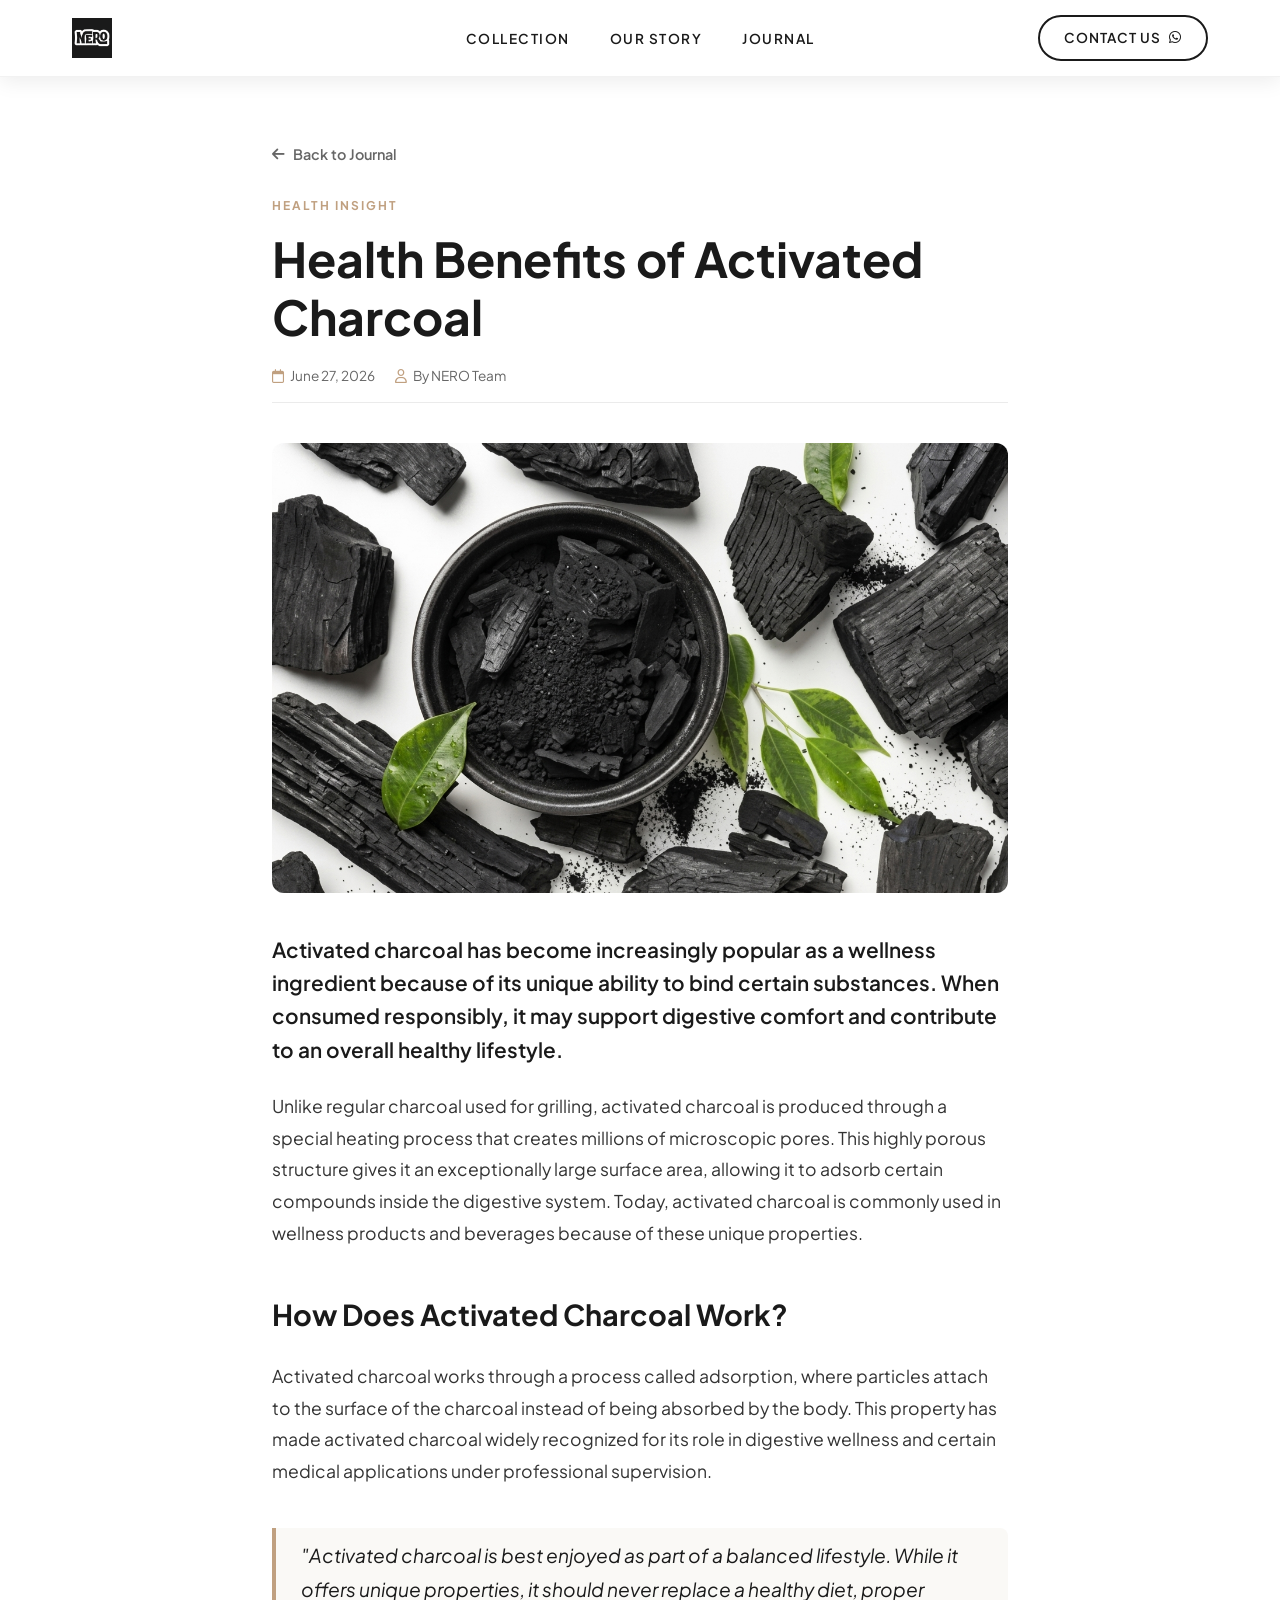
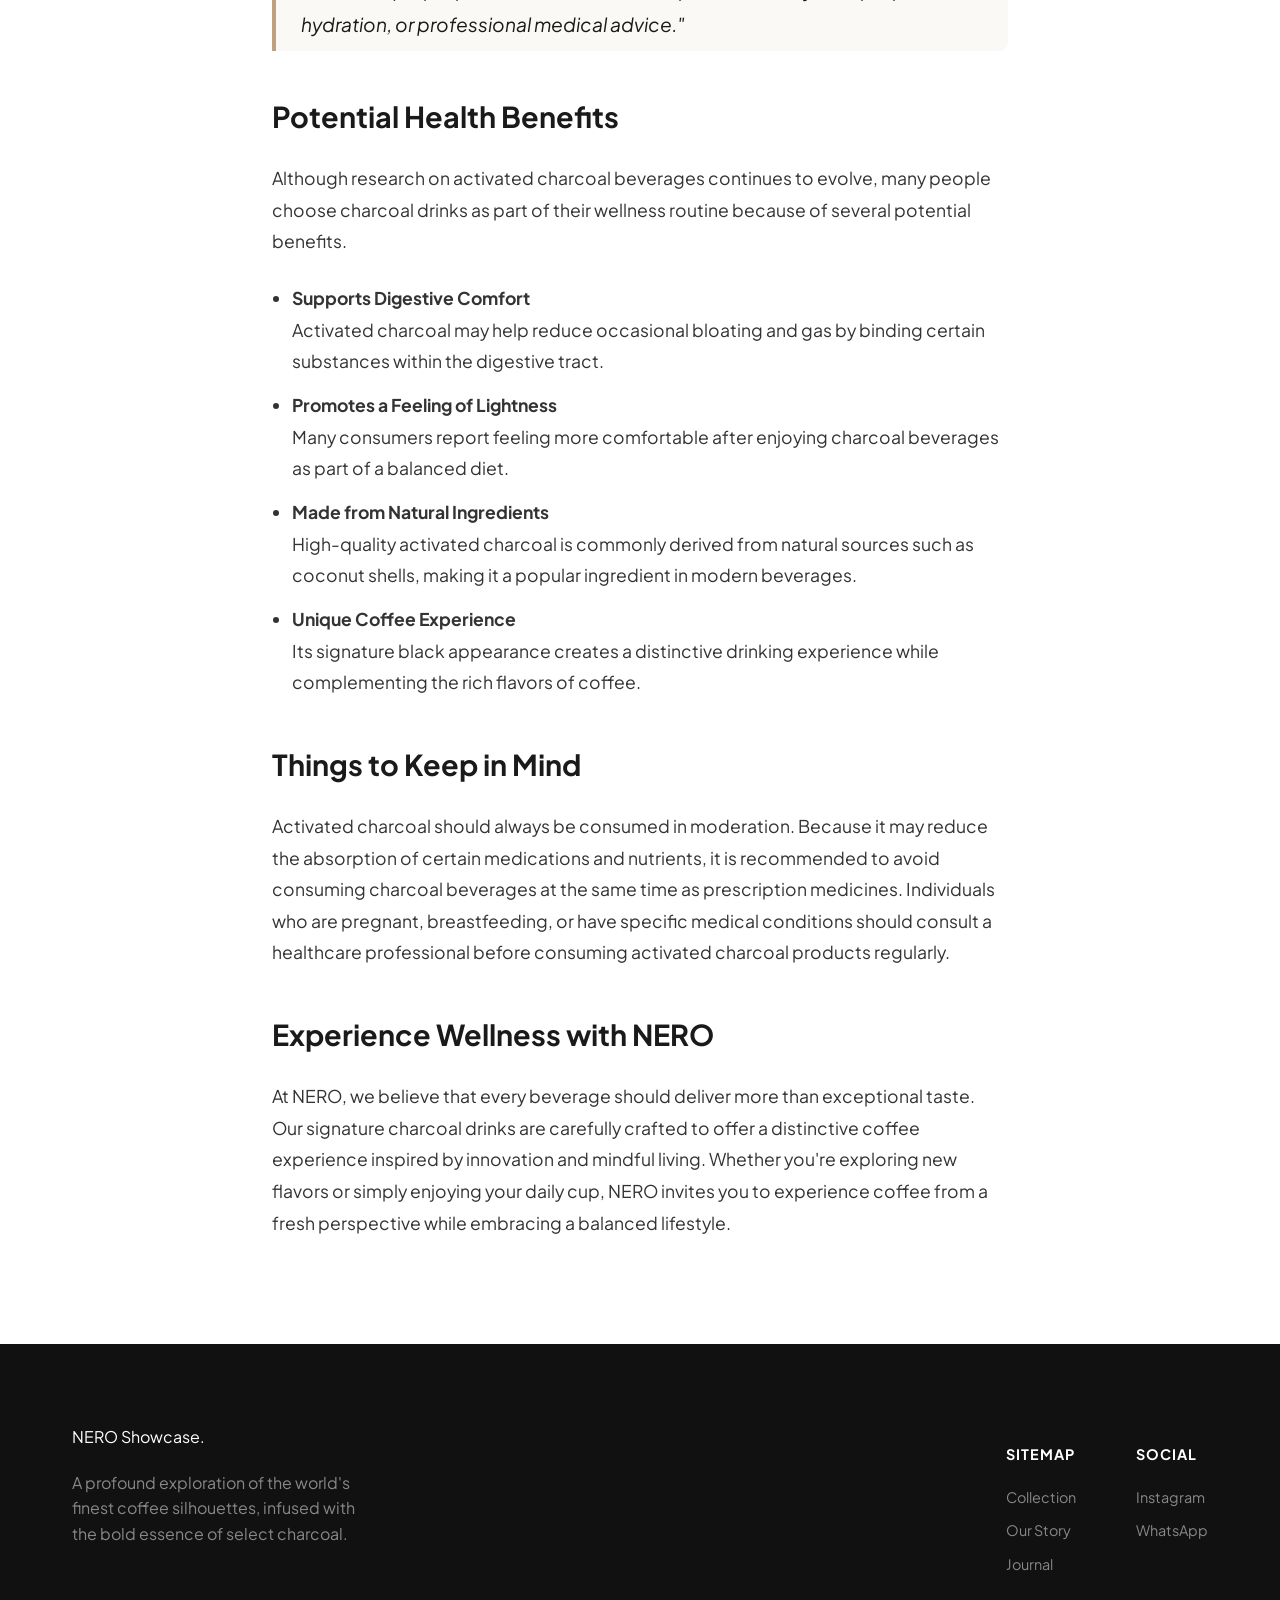
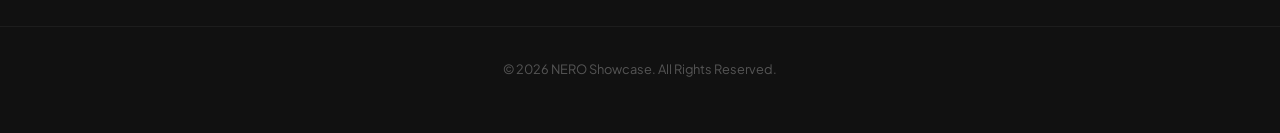
<file: article1.html>
<!DOCTYPE html>
<html lang="en">
<head>
    <meta charset="UTF-8">
    <meta name="viewport" content="width=device-width, initial-scale=1.0">
    <meta name="description" content="Discover the health benefits of activated charcoal and how it supports digestive wellness.">
    <title>Health Benefits of Activated Charcoal | NERO</title>

    <!-- Stylesheets -->
    <link rel="stylesheet" href="styles.css">
    <link href="https://fonts.googleapis.com/css2?family=Plus+Jakarta+Sans:wght@300;400;600;700&display=swap" rel="stylesheet">
    <link rel="stylesheet" href="https://cdnjs.cloudflare.com/ajax/libs/font-awesome/6.0.0/css/all.min.css">
</head>

<body class="article-detail-page">

    <!-- Navigation -->
    <nav id="main-nav" class="scrolled">
        <div class="container nav-wrapper">
            <div class="logo">
                <a href="index.html#hero">
                    <img src="images/logo.png" alt="NERO Logo" class="logo-img" style="filter:none;height:40px;">
                </a>
            </div>

            <ul class="nav-links">
                <li><a href="index.html#products" class="nav-item">Collection</a></li>
                <li><a href="index.html#about" class="nav-item">Our Story</a></li>
                <li><a href="index.html#blog" class="nav-item">Journal</a></li>
            </ul>

            <div class="nav-contact-btn-wrapper">
                <a href="https://wa.me/6287782982960" target="_blank" class="btn-contact-us">
                    Contact Us <i class="fab fa-whatsapp"></i>
                </a>
            </div>
        </div>
    </nav>

    <!-- Main Content -->
    <main class="container article-container">

        <a href="index.html#blog" class="back-to-journal">
            <i class="fas fa-arrow-left"></i> Back to Journal
        </a>

        <article class="main-article">

            <!-- Article Header -->
            <header class="article-header">
                <span class="category">Health Insight</span>
                <h1>Health Benefits of Activated Charcoal</h1>

                <div class="article-meta">
                    <span class="meta-date">
                        <i class="far fa-calendar"></i> June 27, 2026
                    </span>

                    <span class="meta-author">
                        <i class="far fa-user"></i> By NERO Team
                    </span>
                </div>
            </header>

            <!-- Hero Image -->
            <div class="article-hero-img">
                <img src="images/article 2.jpeg" alt="Health Benefits of Activated Charcoal">
            </div>

            <!-- Article Content -->
            <div class="article-body">

                <p class="lead">
                    Activated charcoal has become increasingly popular as a wellness ingredient because of its unique ability to bind certain substances. When consumed responsibly, it may support digestive comfort and contribute to an overall healthy lifestyle.
                </p>

                <p>
                    Unlike regular charcoal used for grilling, activated charcoal is produced through a special heating process that creates millions of microscopic pores. This highly porous structure gives it an exceptionally large surface area, allowing it to adsorb certain compounds inside the digestive system. Today, activated charcoal is commonly used in wellness products and beverages because of these unique properties.
                </p>

                <h2>How Does Activated Charcoal Work?</h2>

                <p>
                    Activated charcoal works through a process called adsorption, where particles attach to the surface of the charcoal instead of being absorbed by the body. This property has made activated charcoal widely recognized for its role in digestive wellness and certain medical applications under professional supervision.
                </p>

                <blockquote>
                    "Activated charcoal is best enjoyed as part of a balanced lifestyle. While it offers unique properties, it should never replace a healthy diet, proper hydration, or professional medical advice."
                </blockquote>

                <h2>Potential Health Benefits</h2>

                <p>
                    Although research on activated charcoal beverages continues to evolve, many people choose charcoal drinks as part of their wellness routine because of several potential benefits.
                </p>

                <ul>
                    <li>
                        <strong>Supports Digestive Comfort</strong><br>
                        Activated charcoal may help reduce occasional bloating and gas by binding certain substances within the digestive tract.
                    </li>

                    <li>
                        <strong>Promotes a Feeling of Lightness</strong><br>
                        Many consumers report feeling more comfortable after enjoying charcoal beverages as part of a balanced diet.
                    </li>

                    <li>
                        <strong>Made from Natural Ingredients</strong><br>
                        High-quality activated charcoal is commonly derived from natural sources such as coconut shells, making it a popular ingredient in modern beverages.
                    </li>

                    <li>
                        <strong>Unique Coffee Experience</strong><br>
                        Its signature black appearance creates a distinctive drinking experience while complementing the rich flavors of coffee.
                    </li>
                </ul>

                <h2>Things to Keep in Mind</h2>

                <p>
                    Activated charcoal should always be consumed in moderation. Because it may reduce the absorption of certain medications and nutrients, it is recommended to avoid consuming charcoal beverages at the same time as prescription medicines. Individuals who are pregnant, breastfeeding, or have specific medical conditions should consult a healthcare professional before consuming activated charcoal products regularly.
                </p>

                <h2>Experience Wellness with NERO</h2>

                <p>
                    At NERO, we believe that every beverage should deliver more than exceptional taste. Our signature charcoal drinks are carefully crafted to offer a distinctive coffee experience inspired by innovation and mindful living. Whether you're exploring new flavors or simply enjoying your daily cup, NERO invites you to experience coffee from a fresh perspective while embracing a balanced lifestyle.
                </p>

            </div>

        </article>

    </main>

    <!-- Footer -->
    <footer>
        <div class="container footer-content">

            <div class="footer-brand">
                <div class="logo">NERO Showcase<span>.</span></div>
                <p>
                    A profound exploration of the world's finest coffee silhouettes,
                    infused with the bold essence of select charcoal.
                </p>
            </div>

            <div class="footer-info">

                <div class="footer-col">
                    <h4>Sitemap</h4>
                    <a href="index.html#products">Collection</a>
                    <a href="index.html#about">Our Story</a>
                    <a href="index.html#blog">Journal</a>
                </div>

                <div class="footer-col">
                    <h4>Social</h4>
                    <a href="https://www.instagram.com/sip.with.nero/">Instagram</a>
                    <a href="https://wa.me/6287782982960">WhatsApp</a>
                </div>

            </div>
        </div>

        <div class="footer-bottom">
            <div class="container">
                <p>&copy; 2026 NERO Showcase. All Rights Reserved.</p>
            </div>
        </div>
    </footer>

</body>
</html>
</file>
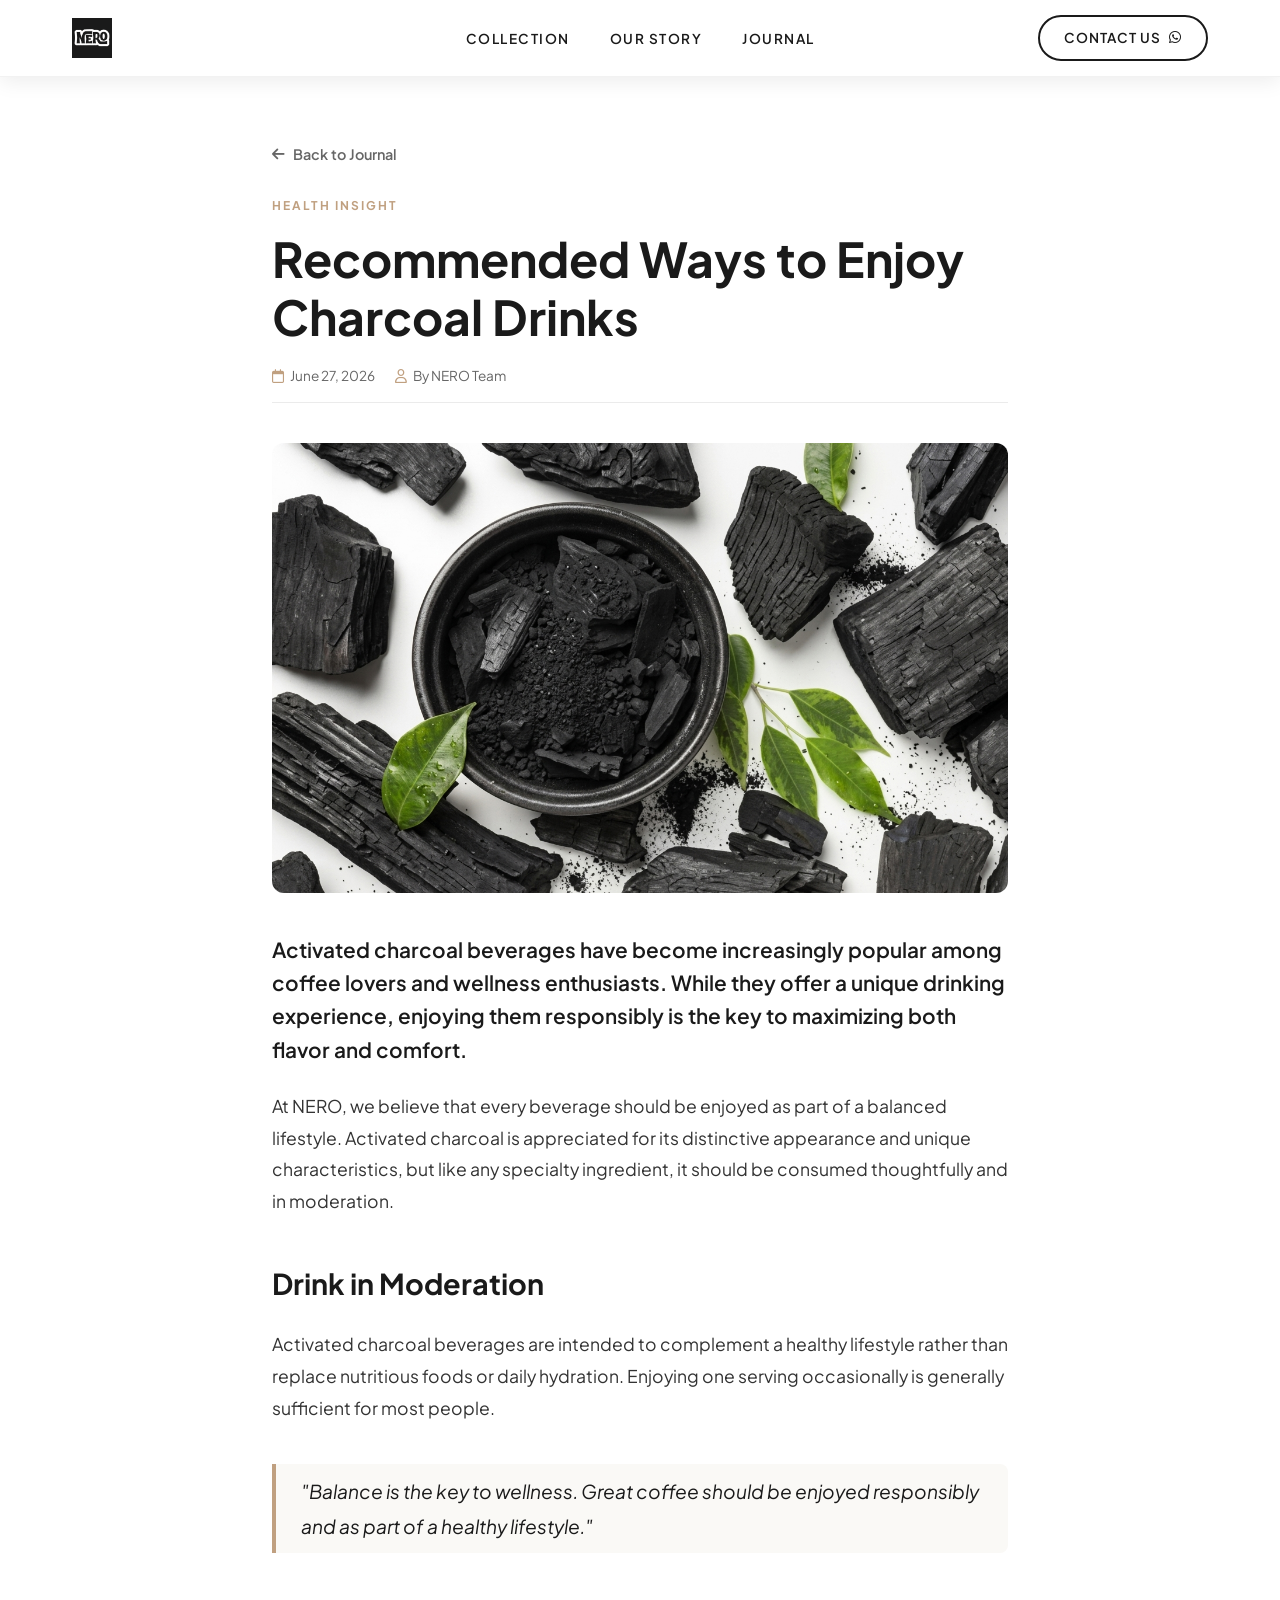
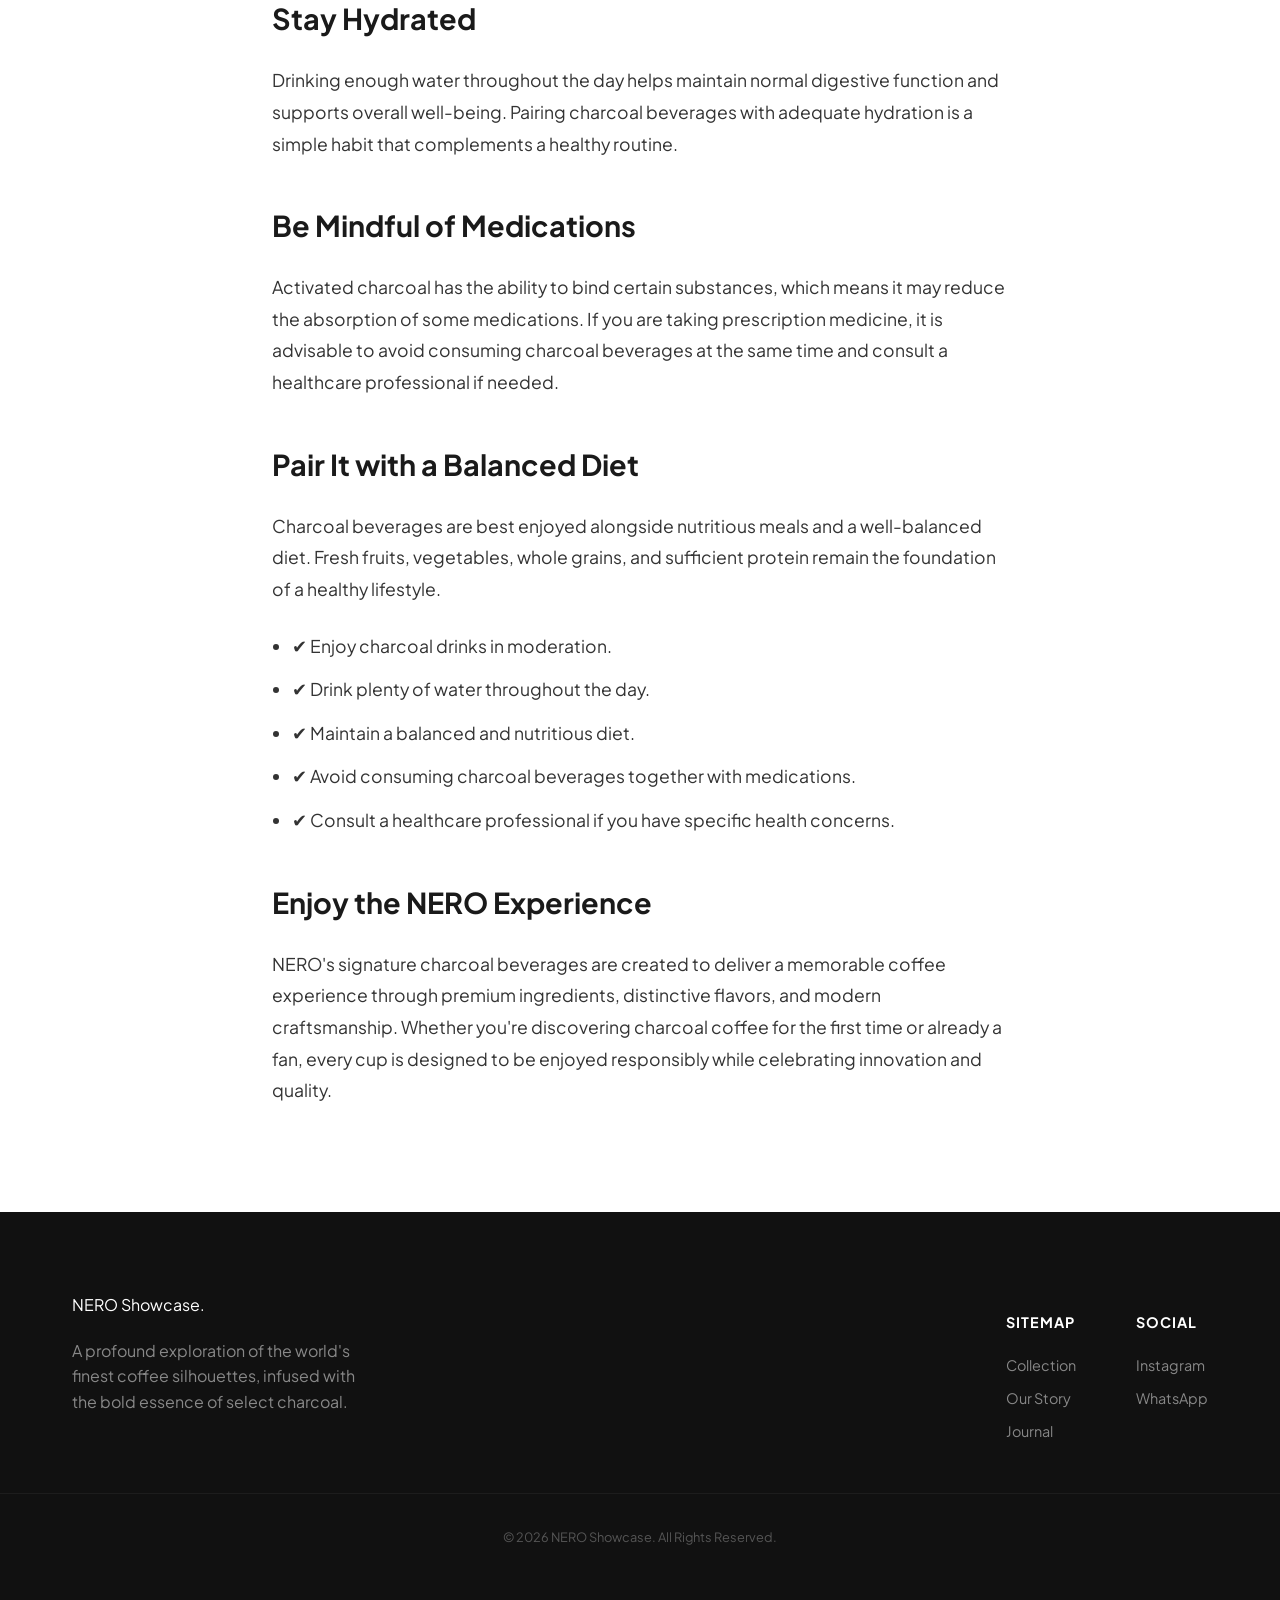
<file: article3.html>
<!DOCTYPE html>
<html lang="en">
<head>
    <meta charset="UTF-8">
    <meta name="viewport" content="width=device-width, initial-scale=1.0">
    <meta name="description" content="Learn the best practices for enjoying activated charcoal beverages responsibly.">
    <title>Recommended Ways to Enjoy Charcoal Drinks | NERO</title>

    <!-- Stylesheets -->
    <link rel="stylesheet" href="styles.css">
    <link href="https://fonts.googleapis.com/css2?family=Plus+Jakarta+Sans:wght@300;400;600;700&display=swap" rel="stylesheet">
    <link rel="stylesheet" href="https://cdnjs.cloudflare.com/ajax/libs/font-awesome/6.0.0/css/all.min.css">
</head>

<body class="article-detail-page">

<nav id="main-nav" class="scrolled">
    <div class="container nav-wrapper">
        <div class="logo">
            <a href="index.html#hero">
                <img src="images/logo.png" alt="NERO Logo" class="logo-img" style="filter:none;height:40px;">
            </a>
        </div>

        <ul class="nav-links">
            <li><a href="index.html#products" class="nav-item">Collection</a></li>
            <li><a href="index.html#about" class="nav-item">Our Story</a></li>
            <li><a href="index.html#blog" class="nav-item">Journal</a></li>
        </ul>

        <div class="nav-contact-btn-wrapper">
            <a href="https://wa.me/6287782982960" target="_blank" class="btn-contact-us">
                Contact Us <i class="fab fa-whatsapp"></i>
            </a>
        </div>
    </div>
</nav>

<main class="container article-container">

    <a href="index.html#blog" class="back-to-journal">
        <i class="fas fa-arrow-left"></i> Back to Journal
    </a>

    <article class="main-article">

        <header class="article-header">
            <span class="category">Health Insight</span>

            <h1>Recommended Ways to Enjoy Charcoal Drinks</h1>

            <div class="article-meta">
                <span class="meta-date">
                    <i class="far fa-calendar"></i> June 27, 2026
                </span>

                <span class="meta-author">
                    <i class="far fa-user"></i> By NERO Team
                </span>
            </div>
        </header>

        <div class="article-hero-img">
            <img src="images/article 2.jpeg" alt="Recommended Ways to Enjoy Charcoal Drinks">
        </div>

        <div class="article-body">

            <p class="lead">
                Activated charcoal beverages have become increasingly popular among coffee lovers and wellness enthusiasts. While they offer a unique drinking experience, enjoying them responsibly is the key to maximizing both flavor and comfort.
            </p>

            <p>
                At NERO, we believe that every beverage should be enjoyed as part of a balanced lifestyle. Activated charcoal is appreciated for its distinctive appearance and unique characteristics, but like any specialty ingredient, it should be consumed thoughtfully and in moderation.
            </p>

            <h2>Drink in Moderation</h2>

            <p>
                Activated charcoal beverages are intended to complement a healthy lifestyle rather than replace nutritious foods or daily hydration. Enjoying one serving occasionally is generally sufficient for most people.
            </p>

            <blockquote>
                "Balance is the key to wellness. Great coffee should be enjoyed responsibly and as part of a healthy lifestyle."
            </blockquote>

            <h2>Stay Hydrated</h2>

            <p>
                Drinking enough water throughout the day helps maintain normal digestive function and supports overall well-being. Pairing charcoal beverages with adequate hydration is a simple habit that complements a healthy routine.
            </p>

            <h2>Be Mindful of Medications</h2>

            <p>
                Activated charcoal has the ability to bind certain substances, which means it may reduce the absorption of some medications. If you are taking prescription medicine, it is advisable to avoid consuming charcoal beverages at the same time and consult a healthcare professional if needed.
            </p>

            <h2>Pair It with a Balanced Diet</h2>

            <p>
                Charcoal beverages are best enjoyed alongside nutritious meals and a well-balanced diet. Fresh fruits, vegetables, whole grains, and sufficient protein remain the foundation of a healthy lifestyle.
            </p>

            <ul>
                <li>✔ Enjoy charcoal drinks in moderation.</li>
                <li>✔ Drink plenty of water throughout the day.</li>
                <li>✔ Maintain a balanced and nutritious diet.</li>
                <li>✔ Avoid consuming charcoal beverages together with medications.</li>
                <li>✔ Consult a healthcare professional if you have specific health concerns.</li>
            </ul>

            <h2>Enjoy the NERO Experience</h2>

            <p>
                NERO's signature charcoal beverages are created to deliver a memorable coffee experience through premium ingredients, distinctive flavors, and modern craftsmanship. Whether you're discovering charcoal coffee for the first time or already a fan, every cup is designed to be enjoyed responsibly while celebrating innovation and quality.
            </p>

        </div>

    </article>

</main>

<footer>
    <div class="container footer-content">

        <div class="footer-brand">
            <div class="logo">NERO Showcase<span>.</span></div>
            <p>
                A profound exploration of the world's finest coffee silhouettes,
                infused with the bold essence of select charcoal.
            </p>
        </div>

        <div class="footer-info">

            <div class="footer-col">
                <h4>Sitemap</h4>
                <a href="index.html#products">Collection</a>
                <a href="index.html#about">Our Story</a>
                <a href="index.html#blog">Journal</a>
            </div>

            <div class="footer-col">
                <h4>Social</h4>
                <a href="https://www.instagram.com/sip.with.nero/">Instagram</a>
                <a href="https://wa.me/6287782982960">WhatsApp</a>
            </div>

        </div>
    </div>

    <div class="footer-bottom">
        <div class="container">
            <p>&copy; 2026 NERO Showcase. All Rights Reserved.</p>
        </div>
    </div>
</footer>

</body>
</html>
</file>
<file: styles.css>
/* ==========================================================================
   1. SETTINGS & VARIABLES
   ========================================================================== */
:root {
    --primary: #1a1a1a;
    --accent: #c0a080;
    --bg: #faf9f6;
    --white: #ffffff;
    --text-muted: #666666;
    --transition: all 0.4s cubic-bezier(0.165, 0.84, 0.44, 1);
    --container-width: 1200px;
}

/* ==========================================================================
   2. GLOBAL RESET
   ========================================================================== */
*, *::before, *::after { 
  box-sizing: border-box; 
}

body { 
    margin: 0; 
    font-family: 'Plus Jakarta Sans', sans-serif; 
    background-color: var(--bg); 
    color: var(--primary); 
    line-height: 1.6;
    overflow-x: hidden; 
    -webkit-font-smoothing: antialiased;
}

a { 
  text-decoration: none; 
  color: inherit; transition: 
  var(--transition); 
}

img { 
  max-width: 100%; 
  display: block; 
  object-fit: cover; 
}

/* ==========================================================================
   3. REUSABLE COMPONENTS
   ========================================================================== */
.container {
    max-width: var(--container-width);
    margin: 0 auto;
    padding: 0 2rem;
}

.section-padding { 
  padding: 120px 0; 
  border-bottom: 1px solid rgba(0,0,0,0.05); 
}

.section-header { 
  text-align: center; 
  margin-bottom: 60px; 
}

.section-header h2 { 
  font-size: 2.5rem; 
  margin-bottom: 10px; 
}

.section-header p { 
  color: var(--text-muted); 
}

.subtitle {
    display: block; 
    color: var(--accent); 
    font-weight: 700;
    text-transform: uppercase; 
    letter-spacing: 2px; 
    font-size: 0.8rem; 
    margin-bottom: 10px;
}

.tag {
    display: inline-block; 
    font-size: 0.7rem; 
    font-weight: 700;
    text-transform: uppercase; 
    letter-spacing: 1px; 
    color: var(--accent);
    margin-top: 15px; 
    padding: 4px 12px; 
    border: 1px solid var(--accent); 
    border-radius: 4px;
}

/* ==========================================================================
   4. NAVIGATION
   ========================================================================== */
#main-nav {
    position: fixed;
    width: 100%;
    padding: 30px 0;
    transition: all 0.4s cubic-bezier(0.4, 0, 0.2, 1);
    z-index: 1000;
    background: transparent;
}

#main-nav.scrolled {
    padding: 15px 0;
    background: rgba(255, 255, 255, 0.95);
    backdrop-filter: blur(15px);
    box-shadow: 0 4px 20px rgba(0, 0, 0, 0.08);
    border-bottom: 1px solid rgba(0,0,0,0.05);
}

#main-nav.scrolled .logo-img {
    height: 40px;
    filter: none; 
}

#main-nav.scrolled .nav-item{
    color: #1a1a1a;
}

#main-nav.scrolled .nav-item:hover,
#main-nav.scrolled {
    color: var(--accent);
}

.nav-wrapper {
    display: grid;
    grid-template-columns: 1fr auto 1fr;
    align-items: center;
    width: 100%;
}

.btn-contact-us {
    background-color: transparent;
    color: #ffffff;
    right: 100px;
    padding: 10px 24px;
    border-radius: 50px;
    font-size: 0.85rem;
    font-weight: 600;
    text-transform: uppercase;
    letter-spacing: 1px;
    border: 2px solid #ffffff;
    display: inline-flex;
    align-items: center;
    gap: 8px;
    transition: var(--transition);
}

#main-nav.scrolled .btn-contact-us {
    color: var(--primary);
    border-color: var(--primary);
}

.btn-contact-us:hover {
    background-color: var(--accent);
    border-color: var(--accent);
    color: #ffffff !important; /* Memaksa teks tetap putih saat di-hover */
    transform: translateY(-2px);
    box-shadow: 0 4px 15px rgba(192, 160, 128, 0.4);
}

.nav-contact-btn-wrapper {
    display: flex;
    justify-content: flex-end;
}

#main-nav .logo a, 
#main-nav .nav-item {
    color: #ffffff;
}

.logo {
    display: flex;
    align-items: center;
}

.logo-img {
    height: 50px;
    width: auto;
    transition: all 0.4s ease;
    filter: brightness(0) invert(1); 
}

nav.scrolled .logo-img {
    height: 40px; 
    filter: none; 
    background-color: var(--primary);
}

.nav-links { 
  display: flex; 
  gap: 40px; 
  list-style: none; 
  margin: 0; 
  padding: 0; 
  justify-content: center; 
}

.nav-item, .nav-socials a {
    color: rgba(255, 255, 255, 0.9);
    transition: all 0.3s ease;
}

.nav-item {
    font-size: 0.85rem;
    font-weight: 600;
    text-transform: uppercase;
    letter-spacing: 1.5px;
    color: rgba(255, 255, 255, 0.9);
    position: relative;
    transition: var(--transition);
}

.nav-item::after {
    content: '';
    position: absolute;
    bottom: -5px;
    left: 0;
    width: 0;
    height: 2px;
    background: var(--accent);
    transition: width 0.3s ease;
}

.nav-item:hover::after { 
  width: 100%; 
}

.nav-item:hover { 
  color: var(--white); 
}

nav.scrolled .nav-item:hover { 
  color: var(--accent); 
}

/* ==========================================================================
   5. HERO SECTION
   ========================================================================== */
.hero { 
    height: 100vh; 
    position: relative; 
    display: flex; 
    align-items: center; 
    justify-content: center; 
    text-align: center; 
    color: var(--white); 
    overflow: hidden;
}
.hero video { 
  position: absolute; 
  inset: 0; 
  width: 100%; 
  height: 100%; 
  z-index: -2; 
  object-fit: cover; 
}

.overlay { 
  position: absolute; 
  inset: 0; 
  z-index: -1; 
  background: linear-gradient(to right, rgba(0,0,0,0.6) 20%, transparent 80%); 
}

.hero h1 { 
  font-size: clamp(2.5rem, 8vw, 5rem); 
  line-height: 1.1; 
  margin-bottom: 20px; 
}

.hero h1 span { 
  color: white; 
}

.hero p { 
  max-width: 500px; 
  font-size: 1.1rem; 
  margin: 0 auto 30px; 
  opacity: 0.9; 
}
.btn { 
  padding: 14px 32px; 
  border-radius: 50px; 
  font-weight: 600; 
  display: inline-block; 
  border: none; 
  cursor: pointer; 
  text-align: center; 
  transition: var(--transition); 
}
.btn-primary { 
  background: var(--white); 
  color: var(--primary); 
}
.btn-primary:hover { 
  background: var(--accent); 
  color: var(--white); 
  transform: translateY(-3px); 
  box-shadow: 0 10px 20px rgba(192, 160, 128, 0.3); 
}

/* ==========================================================================
   6. PRODUCT SECTION
   ========================================================================== */
.category-wrapper {
    margin-bottom: 80px;
}

.category-title {
    font-size: 1.8rem;
    margin-bottom: 40px;
    padding-left: 10px;
    border-left: 4px solid var(--accent);
}

/* Grid dipaksa menjadi 3 kolom */
.product-grid { 
    display: grid; 
    grid-template-columns: repeat(3, 1fr); /* Tetap 3 kolom */
    gap: 40px; /* Spacing antar card diperlebar agar elegan */
}

.product-card { 
    background: transparent; /* Hilangkan bg agar menyatu dengan desain showcase */
    transition: var(--transition); 
}

.product-card img { 
    width: 100%; 
    height: 100%; 
    object-fit: cover; 
    transition: var(--transition); 
}
.img-container { 
    width: 100%; 
    aspect-ratio: 1 / 1; 
    overflow: hidden; 
    border-radius: 12px; 
    
    /* Latar belakang profesional: Abu-abu sangat muda/Putih tulang */
    background-color: #F7F7F7; 
    
    /* Memberikan jarak agar gambar mengecil di tengah (Clean Look) */
    padding: 40px; 
    
    /* Layout untuk memastikan gambar tepat di tengah */
    display: flex;
    justify-content: center;
    align-items: center;
    
    /* Garis tepi tipis untuk definisi (Optional) */
    border: 1px solid rgba(0,0,0,0.03);
    
    transition: var(--transition);
}

.img-container img { 
    max-width: 100%; 
    max-height: 100%; 
    width: auto;
    height: auto;
    
    /* Memastikan seluruh objek produk terlihat tanpa terpotong */
    object-fit: contain; 
    
    /* Shadow halus pada gambar produk agar terlihat 3D (Premium Touch) */
    filter: drop-shadow(0 10px 15px rgba(0,0,0,0.1));
    
    transition: transform 0.5s cubic-bezier(0.165, 0.84, 0.44, 1);
}

/* Interaksi Hover */
.product-card:hover .img-container {
    background-color: #EDEDED; /* Berubah sedikit lebih gelap saat hover */
}

.product-card:hover img {
    transform: scale(1.1) translateY(-5px);
}

/* Spacing Spesifik untuk Teks (h3, p, price) */
.product-card h3 { 
    padding-top: 10px;
    font-size: 1.4rem; 
    margin: 0 0 15px 0; /* Jarak bawah Judul */
    line-height: 1.2;
}

.product-card p { 
    color: var(--text-muted); 
    font-size: 0.95rem;
    margin: 0 0 20px 0; /* Jarak bawah Paragraf */
    min-height: 50px; /* Menjaga agar tinggi teks seragam */
}

.price { 
    font-weight: 700; 
    color: var(--accent); 
    font-size: 1.25rem; 
    display: block; 
    margin-top: auto; /* Mendorong harga ke bawah jika teks deskripsi pendek */
}

/* ==========================================================================
   7. ABOUT SECTION
   ========================================================================== */
.about-wrapper { 
  display: grid; 
  grid-template-columns: 1fr 1fr; 
  gap: 80px; 
  align-items: center; 
}

.about-image-stack { 
  position: relative; 
  padding-bottom: 40px; 
}

.about-image-stack .img-main { 
  width: 100%; 
  height: auto; 
  border-radius: 12px; 
  z-index: 2; 
  position: relative; 
}

.img-accent-box { 
  position: absolute; 
  width: 80%; 
  height: 80%; 
  border: 2px solid var(--accent); 
  bottom: 0; 
  right: -20px; 
  z-index: 1; 
}

.about-text h2 { 
  font-size: 2.5rem; 
  line-height: 1.1; 
  margin-bottom: 25px; 
}

.about-text .lead { 
  font-size: 1.1rem; 
  color: var(--primary); 
  font-weight: 600; 
  margin-bottom: 20px; 
}

.about-stats { 
  display: flex; 
  gap: 40px; 
  margin-top: 40px; 
  padding-top: 30px; 
  border-top: 1px solid #eee; 
}

.stat-item strong { 
  display: block; 
  font-size: 2rem; 
  color: var(--primary);
}

.stat-item span { 
  font-size: 0.85rem; 
  color: var(--text-muted); 
}

/* ==========================================================================
   8. JOURNAL SECTION
   ========================================================================== */
.blog-grid { 
    display: grid; 
    grid-template-columns: repeat(auto-fit, minmax(320px, 1fr)); 
    gap: 50px; /* Jarak antar artikel diperlebar agar tidak sesak */
}

.blog-card { 
    background: transparent; /* Menghilangkan background agar terlihat lebih clean */
    border-radius: 0; /* Menggunakan gaya tajam/minimalis sering terlihat lebih premium */
    overflow: hidden; 
    transition: var(--transition); 
}

/* Container Gambar */
.blog-img { 
    position: relative; 
    overflow: hidden; 
    margin-bottom: 30px; /* Spacing lebih besar ke area teks */
    border-radius: 8px; /* Border radius halus hanya pada gambar */
}

.blog-img img { 
    width: 100%; 
    height: 280px; /* Gambar dibuat sedikit lebih tinggi */
    object-fit: cover; 
    transition: transform 0.8s cubic-bezier(0.165, 0.84, 0.44, 1);
}

.blog-card:hover .blog-img img { 
    transform: scale(1.08); /* Zoom halus saat hover */
}

/* Badge Tanggal */
.blog-date { 
    position: absolute; 
    bottom: 0; 
    left: 0; 
    background: var(--primary); 
    color: var(--white); 
    padding: 10px 18px; 
    font-size: 0.7rem; 
    font-weight: 600;
    letter-spacing: 1px;
}

/* Area Informasi Teks */
.blog-info {
    padding: 0 5px; /* Memberikan sedikit offset agar teks tidak menempel ke tepi container */
}

.category { 
    color: var(--accent); 
    font-weight: 700; 
    font-size: 0.75rem; 
    text-transform: uppercase; 
    letter-spacing: 2px;
    display: block; 
    margin-bottom: 15px; /* Jarak ke judul */
}

/* Perbaikan Spacing Judul (H3) */
.blog-info h3 { 
    font-size: 1.5rem; 
    margin-bottom: 20px; /* Spacing lebih lega ke paragraf */
    line-height: 1.25; 
    color: var(--primary);
    font-weight: 700;
}

/* Perbaikan Spacing Paragraf */
.blog-info p { 
    color: var(--text-muted); 
    font-size: 1rem; 
    line-height: 1.6;
    margin-bottom: 30px; /* Spacing lebih lega ke tombol Read More */
    display: -webkit-box; 
    -webkit-line-clamp: 3;
    line-clamp: 3;
    -webkit-box-orient: vertical; 
    overflow: hidden; 
}

/* Read More / See More Styling */
.read-more { 
    font-weight: 700; 
    font-size: 0.85rem; 
    text-transform: uppercase;
    letter-spacing: 1px;
    color: var(--primary);
    border-bottom: 2px solid var(--accent); /* Memberikan aksen garis bawah sebagai ganti button kaku */
    padding-bottom: 5px;
    transition: var(--transition);
    display: inline-block;
}

.read-more:hover {
    color: var(--accent);
    border-color: var(--primary);
}

/* ==========================================================================
   9. FOOTER
   ========================================================================== */
footer { 
  background: #111; 
  color: #fff; 
  padding: 80px 0 20px; 
}

.footer-content { 
  display: flex; 
  justify-content: space-between; 
  flex-wrap: wrap; 
  gap: 40px; 
  padding-bottom: 40px; 
}

.footer-brand { 
  max-width: 300px; 
}

.footer-brand p { 
  margin-top: 20px; 
  color: #888; 
}

.footer-info { 
  display: flex; 
  flex-wrap: wrap; 
  gap: 60px; 
}

.footer-col h4 { 
  margin-bottom: 20px; 
  font-size: 0.9rem; 
  text-transform: uppercase; 
  letter-spacing: 1px; 
}

.footer-col a { 
  display: block; 
  color: #888; 
  margin-bottom: 10px; 
  font-size: 0.9rem; 
}

.footer-col a:hover { 
  color: var(--accent); 
}

.footer-bottom { 
  border-top: 1px solid rgba(255,255,255,0.05); 
  padding: 20px 0; 
  text-align: center; 
  font-size: 0.8rem; 
  color: #555; 
}

/* ==========================================================================
   10. ARTICLE DETAIL PAGE STYLES
   ========================================================================== */
.article-detail-page {
    background-color: #ffffff; /* Latar belakang artikel dibuat putih bersih agar fokus membaca */
}

.article-container {
    max-width: 800px; /* Lebar membaca yang ideal agar mata tidak lelah */
    padding-top: 140px; /* Jarak aman dari fixed navigation bar */
    padding-bottom: 80px;
}

/* Tombol Kembali */
.back-to-journal {
    display: inline-flex;
    align-items: center;
    gap: 8px;
    font-size: 0.9rem;
    font-weight: 600;
    color: var(--text-muted);
    margin-bottom: 30px;
    transition: var(--transition);
}

.back-to-journal:hover {
    color: var(--accent);
    transform: translateX(-5px);
}

/* Header Artikel */
.article-header h1 {
    font-size: clamp(2rem, 5vw, 3rem);
    line-height: 1.2;
    margin: 15px 0 20px 0;
    color: var(--primary);
}

.article-meta {
    display: flex;
    gap: 20px;
    color: var(--text-muted);
    font-size: 0.85rem;
    margin-bottom: 40px;
    border-bottom: 1px solid rgba(0,0,0,0.08);
    padding-bottom: 15px;
}

.article-meta i {
    color: var(--accent);
    margin-right: 4px;
}

/* Gambar Utama Artikel */
.article-hero-img {
    width: 100%;
    height: auto;
    max-height: 450px;
    overflow: hidden;
    border-radius: 12px;
    margin-bottom: 40px;
}

.article-hero-img img {
    width: 100%;
    height: 100%;
    object-fit: cover;
}

/* Isi Konten Tulisan */
.article-body {
    font-size: 1.1rem;
    line-height: 1.8;
    color: #333333;
}

.article-body p {
    margin-bottom: 25px;
}

.article-body p.lead {
    font-size: 1.3rem;
    font-weight: 600;
    color: var(--primary);
    line-height: 1.6;
}

.article-body h2 {
    font-size: 1.8rem;
    color: var(--primary);
    margin: 40px 0 20px 0;
}

/* Blockquote / Kutipan Premium */
.article-body blockquote {
    border-left: 4px solid var(--accent);
    padding: 10px 0 10px 25px;
    margin: 40px 0;
    font-style: italic;
    font-size: 1.2rem;
    color: var(--primary);
    background-color: #faf9f6;
    border-radius: 0 8px 8px 0;
}

/* Daftar List */
.article-body ul {
    margin-bottom: 30px;
    padding-left: 20px;
}

.article-body li {
    margin-bottom: 12px;
}

/* Penyesuaian Responsif Layar HP */
@media (max-width: 768px) {
    .article-container {
        padding-top: 180px; /* Memberi ruang untuk navbar vertikal HP */
    }
}

/* ==========================================================================
   11. ANIMATIONS & RESPONSIVE
   ========================================================================== */
.reveal-hidden { 
  opacity: 0; 
  transform: translateY(30px); 
  transition: all 0.8s var(--transition); 
}

.reveal-hidden.active { 
  opacity: 1; 
  transform: translateY(0); 
}

@media (max-width: 1100px) {
    .nav-wrapper {
        display: grid;
        grid-template-columns: auto 1fr auto;
        align-items: center;
        gap: 20px;
    }
    
    .nav-links {
        display: flex !important;
        justify-content: center;
        gap: 20px; 
    }

    .nav-contact-btn-wrapper {
        display: flex;
        justify-content: flex-end;
    }

    .btn-contact-us {
        padding: 8px 18px;
        font-size: 0.8rem;
        white-space: nowrap;
    }
}

@media (max-width: 992px) {
    .about-wrapper { 
      grid-template-columns: 1fr; 
      gap: 50px; 
    }

    .product-grid {
        grid-template-columns: repeat(2, 1fr);
    }

    .about-text h2 { 
      font-size: 2rem; 
    }

    .about-image-stack .img-main { 
      height: auto; 
    }
}

@media (max-width: 768px) {
    .nav-wrapper {
        display: flex;
        justify-content: space-between;
        align-items: center;
    } 

    .nav-contact-btn-wrapper {
        margin-left: auto;
    }

    .btn-contact-us {
        padding: 8px 16px;
        font-size: 0.75rem;
        white-space: nowrap;
    }

    .nav-links {
      display: flex !important; 
      justify-content: center;
      gap: 20px;
      grid-column: 2; /* Menaruh menu di baris kedua */
    }

    .section-padding { 
        padding: 60px 0; 
    }

    .hero { 
        text-align: center; 
        justify-content: center; 
    }

    .hero p { 
        margin: 0 auto 30px; 
        max-width: 90%; 
    }
    
    .footer-info { 
        gap: 30px; 
    }
}

@media (max-width: 600px) {
    .product-grid {
        grid-template-columns: 1fr;
    }
}
</file>
